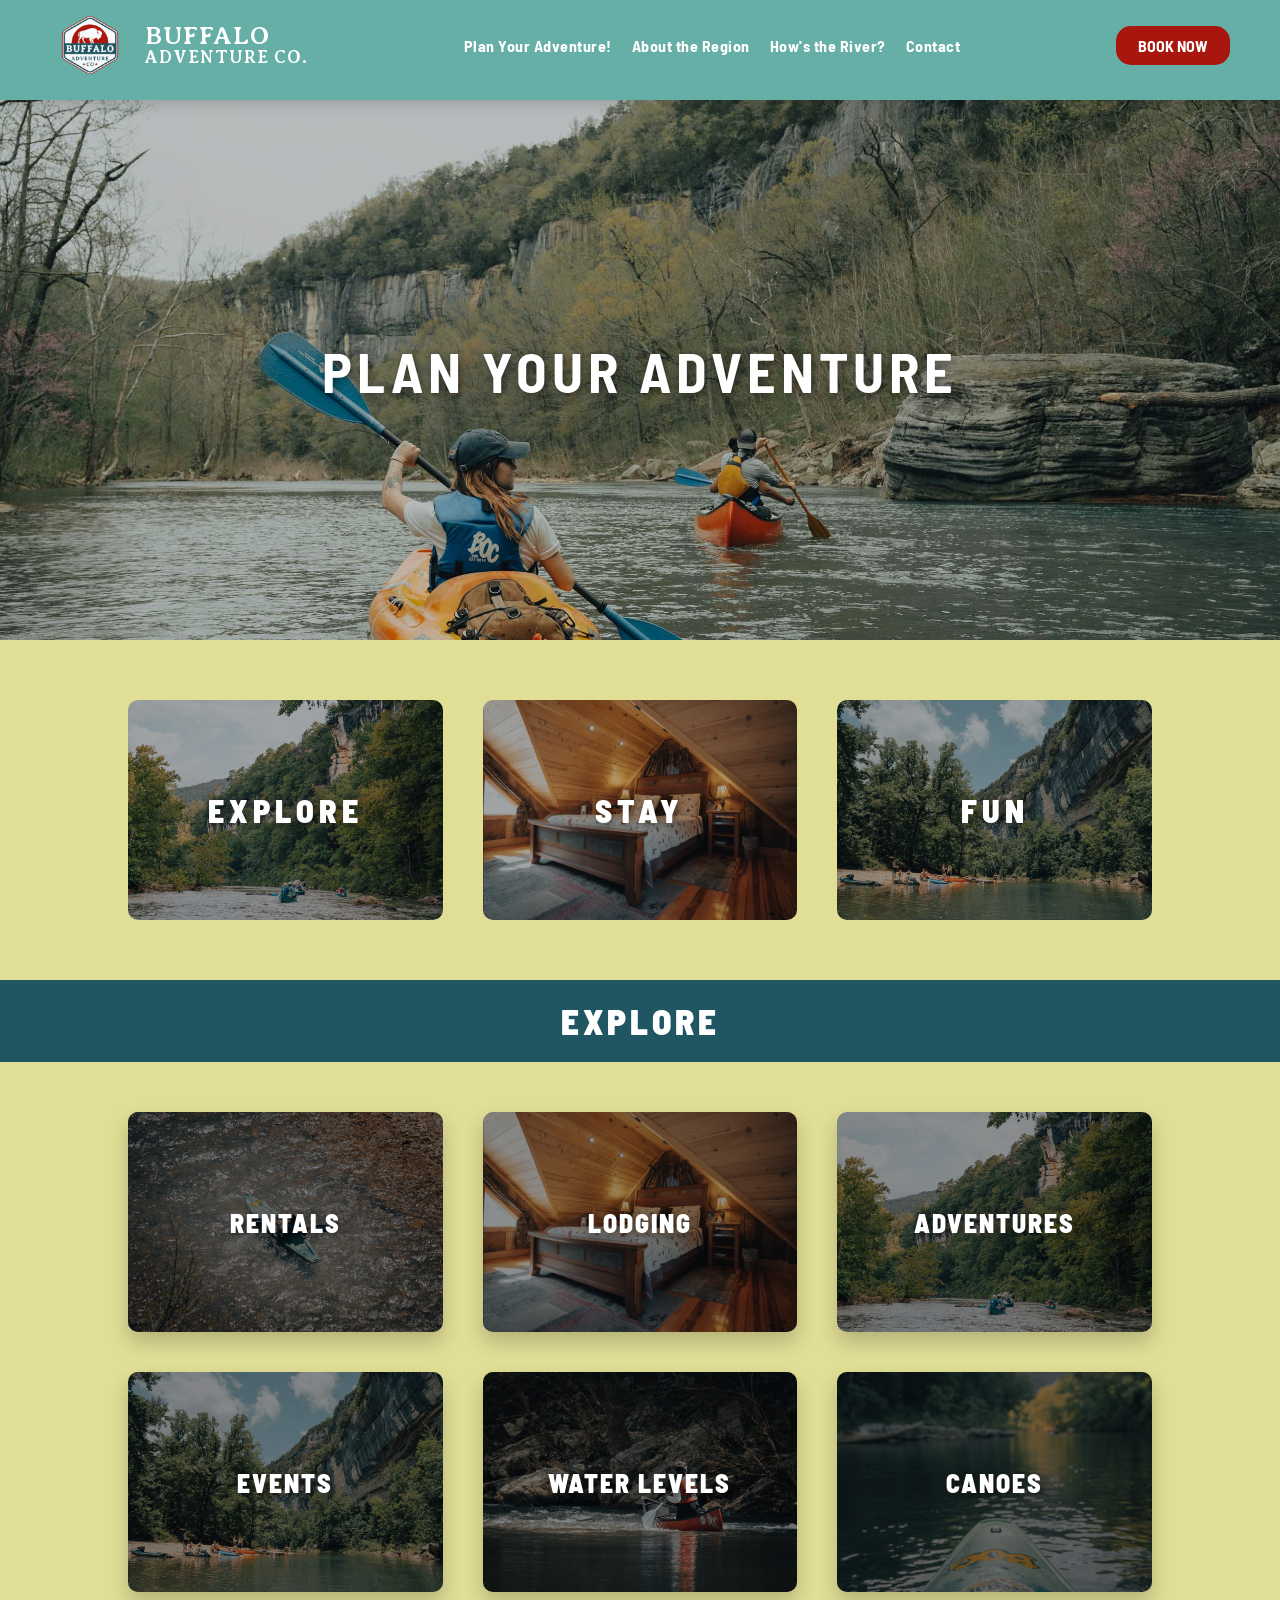
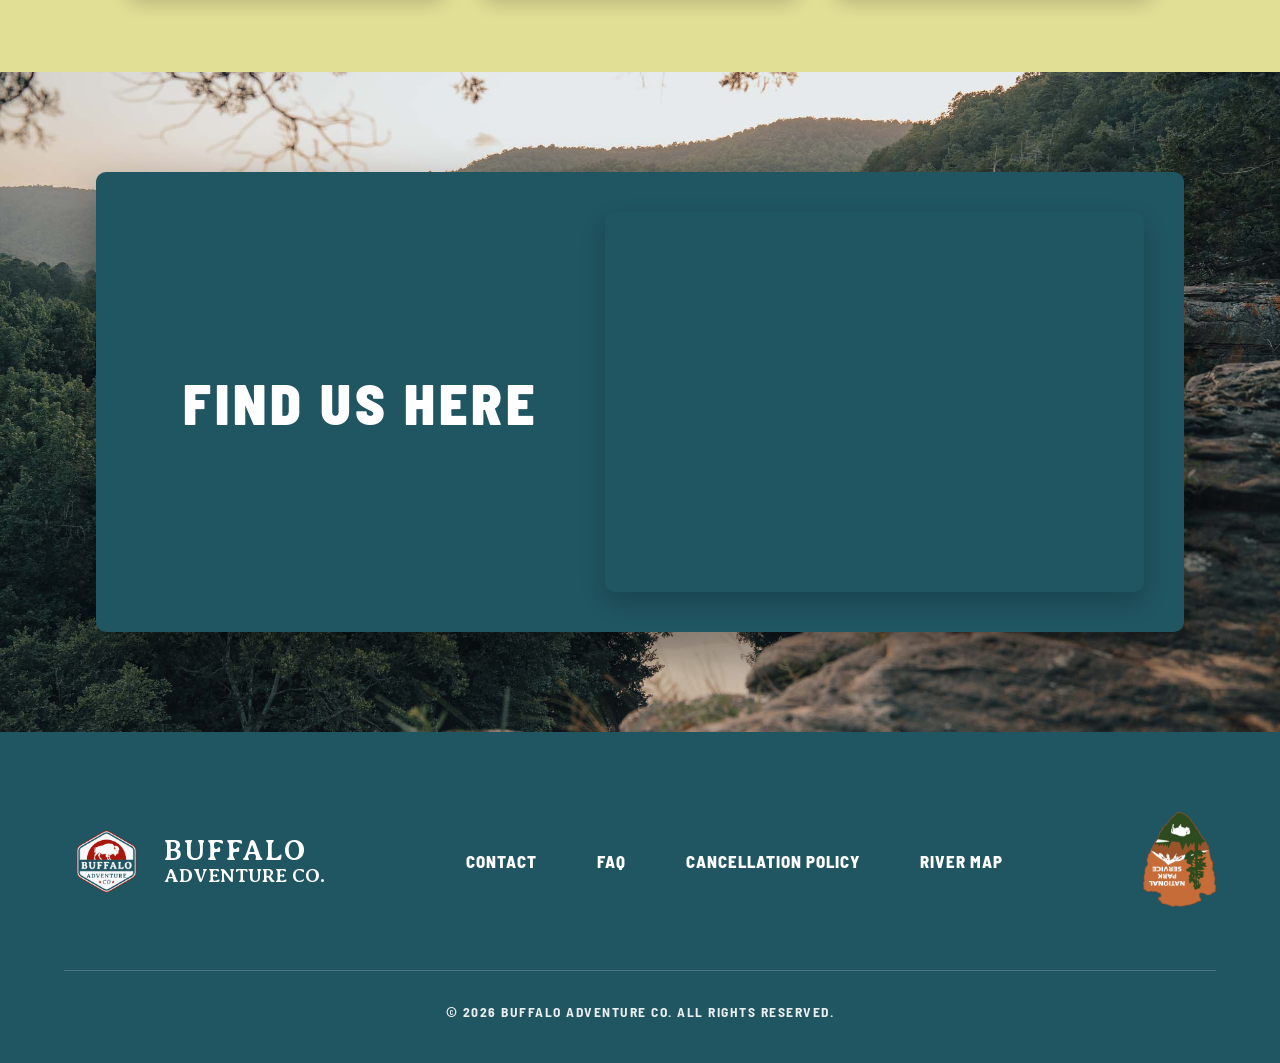
<file: index.html>
<!doctype html>
<html lang="en">
<head>
  <meta charset="utf-8">
  <meta name="author" content="Harrison Moss, Patricia Frogoso, Jonas Mikeal">
  <meta name="robots" content="noindex">
  <meta name="viewport" content="width=device-width, initial-scale=1">
  <meta name="description" content="Buffalo Advenure Co. content site">
  <title>Buffalo Adventure Co.</title>
  <meta name="theme-color" content="#fafafa">
  <link rel="stylesheet" href="buffalo-adventure-co/assets/css/homepage.css">
  <link rel="preconnect" href="https://fonts.googleapis.com">
  <link rel="preconnect" href="https://fonts.gstatic.com" crossorigin>
  <link href="https://fonts.googleapis.com/css2?family=Averia+Serif+Libre:wght@700&family=Barlow+Semi+Condensed:wght@700&display=swap" rel="stylesheet">
<body>

<nav class="main-nav">
  <h1>
  <a href="index.html">
    <img src="buffalo-adventure-co/assets/img/buffalo-adventure-co-logo.png" alt="Buffalo Adventure Co. Logo" class="logo">
    <div class="brand-text">
      <span class="top-line">Buffalo</span>
      <span class="bottom-line">Adventure Co.</span>
    </div>
  </a>
</h1>
  <ul class="nav-links">
    <li><a href="adventure.html">Plan Your Adventure!</a></li>
    <li><a href="about.html">About the Region</a></li>
    <li><a href="water-data.html">How's the River?</a></li>
    <li><a href="contact.html">Contact</a></li>
  </ul>
  <ul class="nav-cta">
    <li class="book-now-btn">BOOK NOW</li>
  </ul>
</nav>

<header class="hero">
  <div class="hero-text">
    <h2>Plan Your Adventure</h2>
  </div>
</header>

<section class="action-bar">
  <ul id="boxes">
    <li class="box-explore">
        <a href="adventure.html">EXPLORE</a>
    </li>
    <li class="box-stay">
        <a href="about.html">STAY</a>
    </li>
    <li class="box-fun">
        <a href="adventure.html">FUN</a>
    </li>
  </ul>
</section>

<main class="sub-sections">
  <section class="explore-section">
    <h2 class="section-title">EXPLORE</h2>
    
    <div class="explore-grid">
        <a href="#" class="ex-card card-rentals"><span>RENTALS</span></a>
        <a href="#" class="ex-card card-lodging"><span>LODGING</span></a>
        <a href="#" class="ex-card card-adventures"><span>ADVENTURES</span></a>
        <a href="#" class="ex-card card-events"><span>EVENTS</span></a>
        <a href="#" class="ex-card card-water"><span>WATER LEVELS</span></a>
        <a href="#" class="ex-card card-canoes"><span>CANOES</span></a>
    </div>
</section>
<section class="location-background">
    <div class="location-box">
        <div class="location-content">
            <h2>FIND US HERE</h2>
        </div>

        <div class="map-wrapper">
            <iframe 
                src="https://www.google.com/maps/embed?pb=!1m18!1m12!1m3!1d3226.7517141814697!2d-93.36782472391454!3d36.0263560109379!2m3!1f0!2f0!3f0!3m2!1i1024!2i768!4f13.1!3m3!1m2!1s0x87ce99c41e75c151%3A0x394343232dfaf6fe!2sPonca%20Creek%20Lodge!5e0!3m2!1sen!2sus!4v1776918952863!5m2!1sen!2sus" 
                width="100%" 
                height="100%" 
                style="border:0;" 
                allowfullscreen="" 
                loading="lazy">
            </iframe>
        </div>
    </div>
</section>
</main>
<footer class="main-footer">
    <div class="footer-container">
        <div class="footer-left">
            <img src="buffalo-adventure-co/assets/img/buffalo-adventure-co-logo.png" alt="Logo" class="footer-logo">
            <div class="brand-text">
                <span class="buffalo">BUFFALO</span>
                <span class="adventure">ADVENTURE CO.</span>
            </div>
        </div>

        <nav class="footer-nav">
            <a href="#">CONTACT</a>
            <a href="#">FAQ</a>
            <a href="#">CANCELLATION POLICY</a>
            <a href="#">RIVER MAP</a>
        </nav>

        <div class="footer-right">
            <img src="buffalo-adventure-co/assets/img/national-park-logo.png" alt="National Park Service" class="park-logo">
        </div>
    </div>

    <div class="footer-bottom">
        <p>© 2026 BUFFALO ADVENTURE CO. ALL RIGHTS RESERVED.</p>
    </div>
</footer>


</body>
</html>
</file>
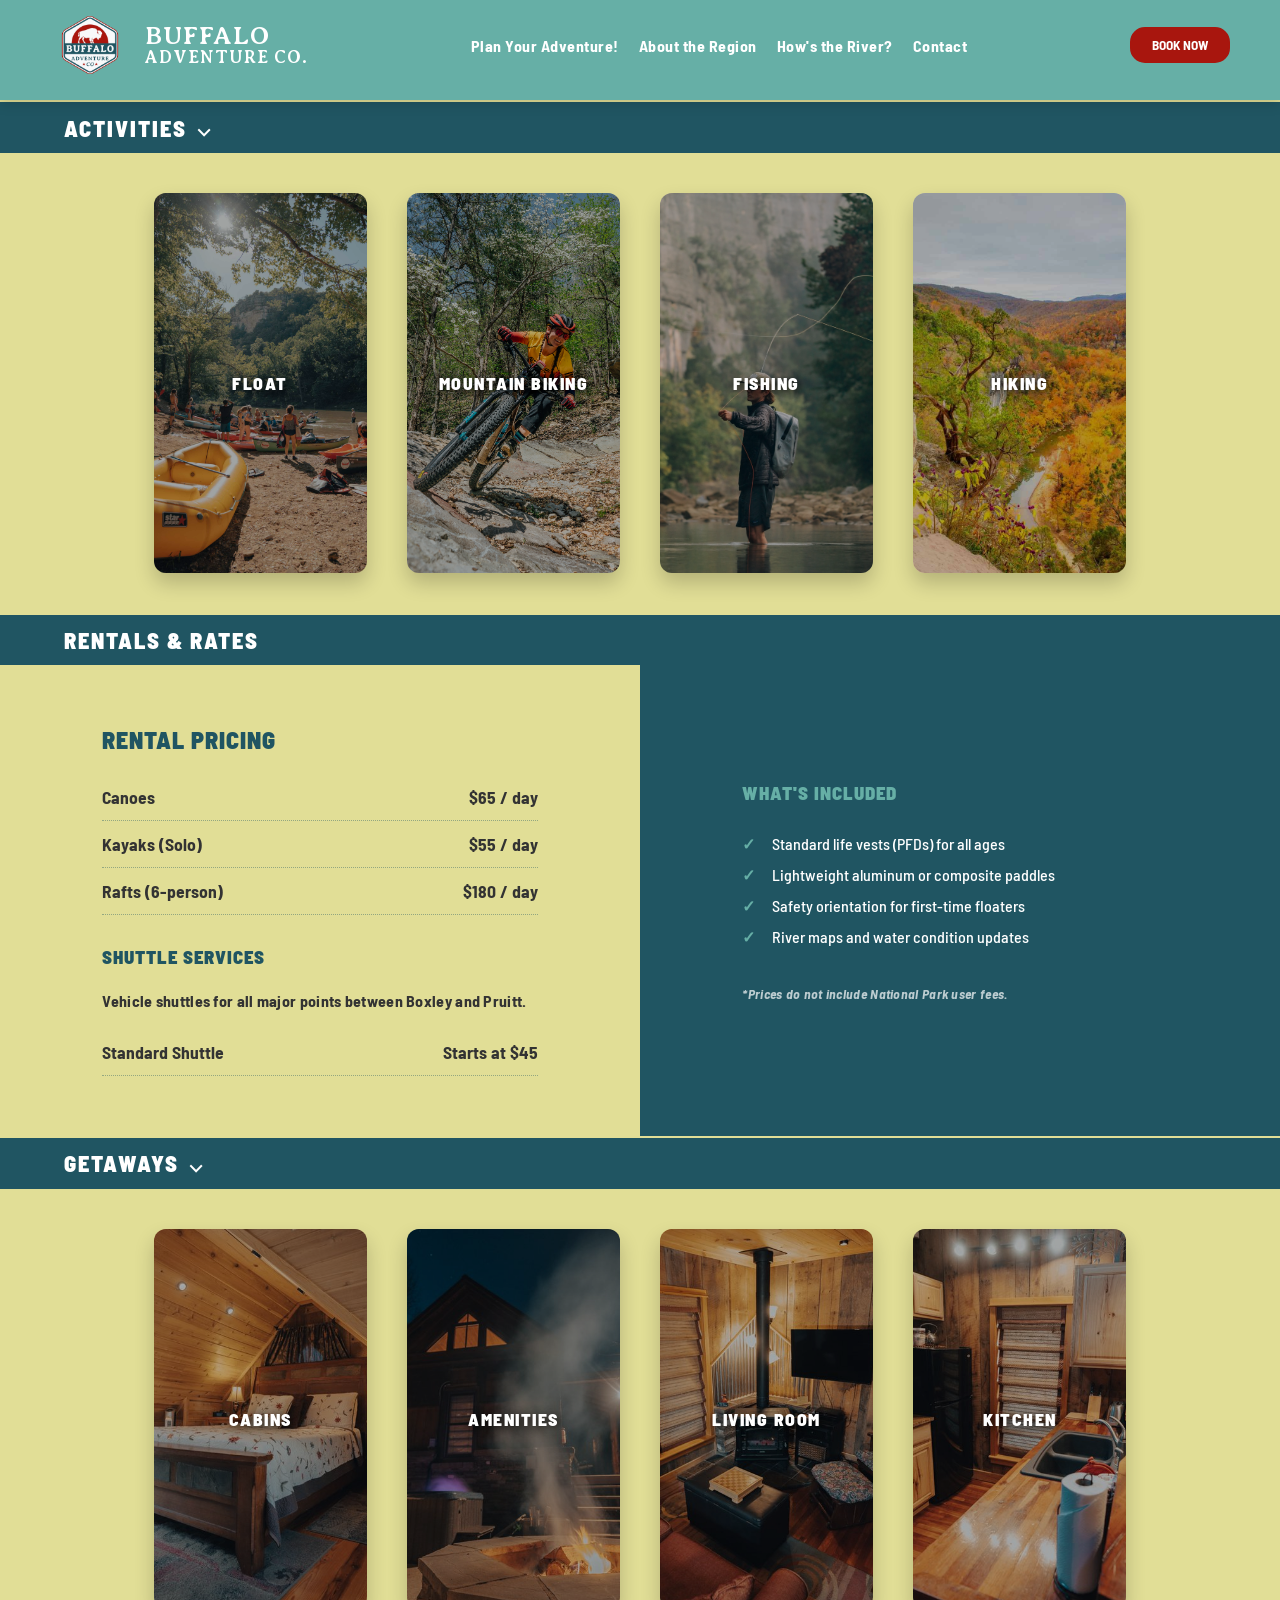
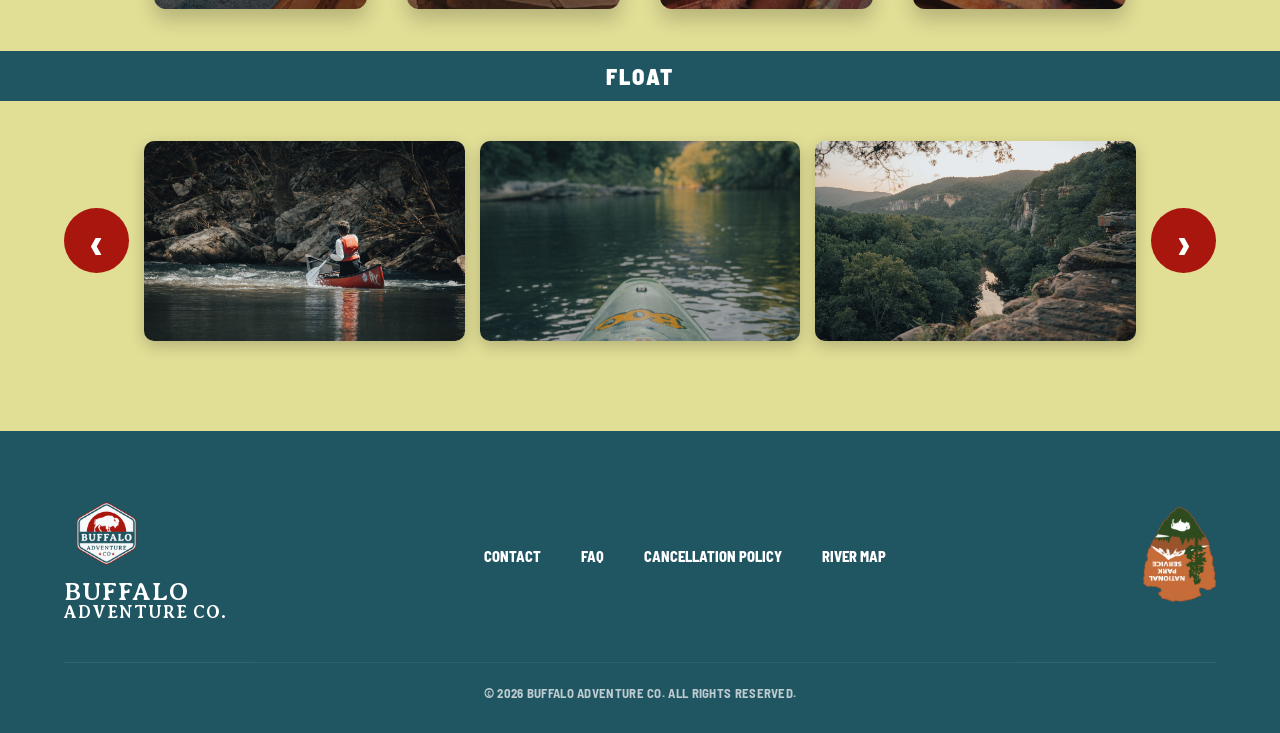
<file: adventure.html>
<!doctype html>
<html lang="en">
<head>
  <meta charset="utf-8">
  <meta name="author" content="Harrison Moss, Patricia Frogoso, Jonas Mikeal">
  <meta name="robots" content="noindex">
  <meta name="viewport" content="width=device-width, initial-scale=1">
  <meta name="description" content="Buffalo Advenure Co. content site">
  <title>Adventures - Buffalo Adventure Co.</title>
  <meta name="theme-color" content="#fafafa">
  <title>Plan Your Adventure - Buffalo Adventure Co.</title>
  <link rel="stylesheet" href="buffalo-adventure-co/assets/css/adventure.css">
    <link rel="preconnect" href="https://fonts.googleapis.com">
  <link rel="preconnect" href="https://fonts.gstatic.com" crossorigin>
  <link href="https://fonts.googleapis.com/css2?family=Averia+Serif+Libre:wght@700&family=Barlow+Semi+Condensed:wght@700&display=swap" rel="stylesheet">
</head>
<body>

<nav class="main-nav">
  <h1>
    <a href="index.html">
      <img src="buffalo-adventure-co/assets/img/buffalo-adventure-co-logo.png" alt="Logo" class="logo">
      <div class="brand-text">
        <span class="top-line">Buffalo</span>
        <span class="bottom-line">Adventure Co.</span>
      </div>
    </a>
  </h1>
  <ul class="nav-links">
    <li><a href="adventure.html">Plan Your Adventure!</a></li>
    <li><a href="about.html">About the Region</a></li>
    <li><a href="water-data.html">How's the River?</a></li>
    <li><a href="contact.html">Contact</a></li>
  </ul>
  <ul class="nav-cta">
    <li><button class="book-now-btn">BOOK NOW</button></li>
  </ul>
</nav>

<main>
    <div class="category-bar">Activities <span>⌵</span></div>
    <section class="card-grid">
        <a href="water-data.html" class="card" style="background-image: url('buffalo-adventure-co/assets/img/group-float.jpg');">
            <span>FLOAT</span>
        </a>
        <a href="#" class="card" style="background-image: url('buffalo-adventure-co/assets/img/mtn-biking.jpg');">
            <span>MOUNTAIN BIKING</span>
        </a>
        <a href="#" class="card" style="background-image: url('buffalo-adventure-co/assets/img/fishing.jpg');">
            <span>FISHING</span>
        </a>
        <a href="about.html" class="card" style="background-image: url('buffalo-adventure-co/assets/img/hiking.jpg');">
            <span>HIKING</span>
        </a>
    </section>

    <div class="category-bar">Rentals & Rates</div>
    <section class="info-split">
        <div class="info-text">
            <h2>Rental Pricing</h2>
            <div class="price-row"><span>Canoes</span> <span>$65 / day</span></div>
            <div class="price-row"><span>Kayaks (Solo)</span> <span>$55 / day</span></div>
            <div class="price-row"><span>Rafts (6-person)</span> <span>$180 / day</span></div>
            
            <h3 style="margin-top: 30px;">Shuttle Services</h3>
            <p>Vehicle shuttles for all major points between Boxley and Pruitt.</p>
            <div class="price-row"><span>Standard Shuttle</span> <span>Starts at $45</span></div>
        </div>
        
        <div class="info-text dark-mode">
            <h3>What's Included</h3>
            <ul>
                <li>Standard life vests (PFDs) for all ages</li>
                <li>Lightweight aluminum or composite paddles</li>
                <li>Safety orientation for first-time floaters</li>
                <li>River maps and water condition updates</li>
            </ul>
            <p class="disclaimer">*Prices do not include National Park user fees.</p>
        </div>
    </section>

    <div class="category-bar">Getaways <span>⌵</span></div>
    <section class="card-grid">
        <a href="#" class="card" style="background-image: url('buffalo-adventure-co/assets/img/stay.jpg');">
            <span>CABINS</span>
        </a>
        <a href="#" class="card" style="background-image: url('buffalo-adventure-co/assets/img/amenities.jpg');">
            <span>AMENITIES</span>
        </a>
        <a href="#" class="card" style="background-image: url('buffalo-adventure-co/assets/img/living-room.jpg');">
            <span>LIVING ROOM</span>
        </a>
        <a href="#" class="card" style="background-image: url('buffalo-adventure-co/assets/img/kitchen.jpg');">
            <span>KITCHEN</span>
        </a>
    </section>

    <div class="category-bar" style="justify-content: center;">FLOAT</div>
    <section class="carousel-container">
        <button class="arrow-btn">‹</button>
        <img src="buffalo-adventure-co/assets/img/guy-on-water.jpg" class="carousel-img" alt="Kayaking">
        <img src="buffalo-adventure-co/assets/img/canoe-close.jpg" class="carousel-img" alt="Canoe detail">
        <img src="buffalo-adventure-co/assets/img/landscape-1.jpg" class="carousel-img" alt="River Landscape">
        <button class="arrow-btn">›</button>
    </section>
</main>

<footer class="main-footer">
    <div class="footer-container">
        <div class="footer-left">
            <img src="buffalo-adventure-co/assets/img/buffalo-adventure-co-logo.png" alt="Logo" class="footer-logo">
            <div class="brand-text">
                <span class="top-line">BUFFALO</span>
                <span class="bottom-line">ADVENTURE CO.</span>
            </div>
        </div>

        <nav class="footer-nav">
            <a href="contact.html">CONTACT</a>
            <a href="#">FAQ</a>
            <a href="#">CANCELLATION POLICY</a>
            <a href="#">RIVER MAP</a>
        </nav>

        <div class="footer-right">
            <img src="buffalo-adventure-co/assets/img/national-park-logo.png" alt="National Park Service" class="park-logo">
        </div>
    </div>

    <div class="footer-bottom">
        <p>© 2026 BUFFALO ADVENTURE CO. ALL RIGHTS RESERVED.</p>
    </div>
</footer>

</body>
</html>
</file>
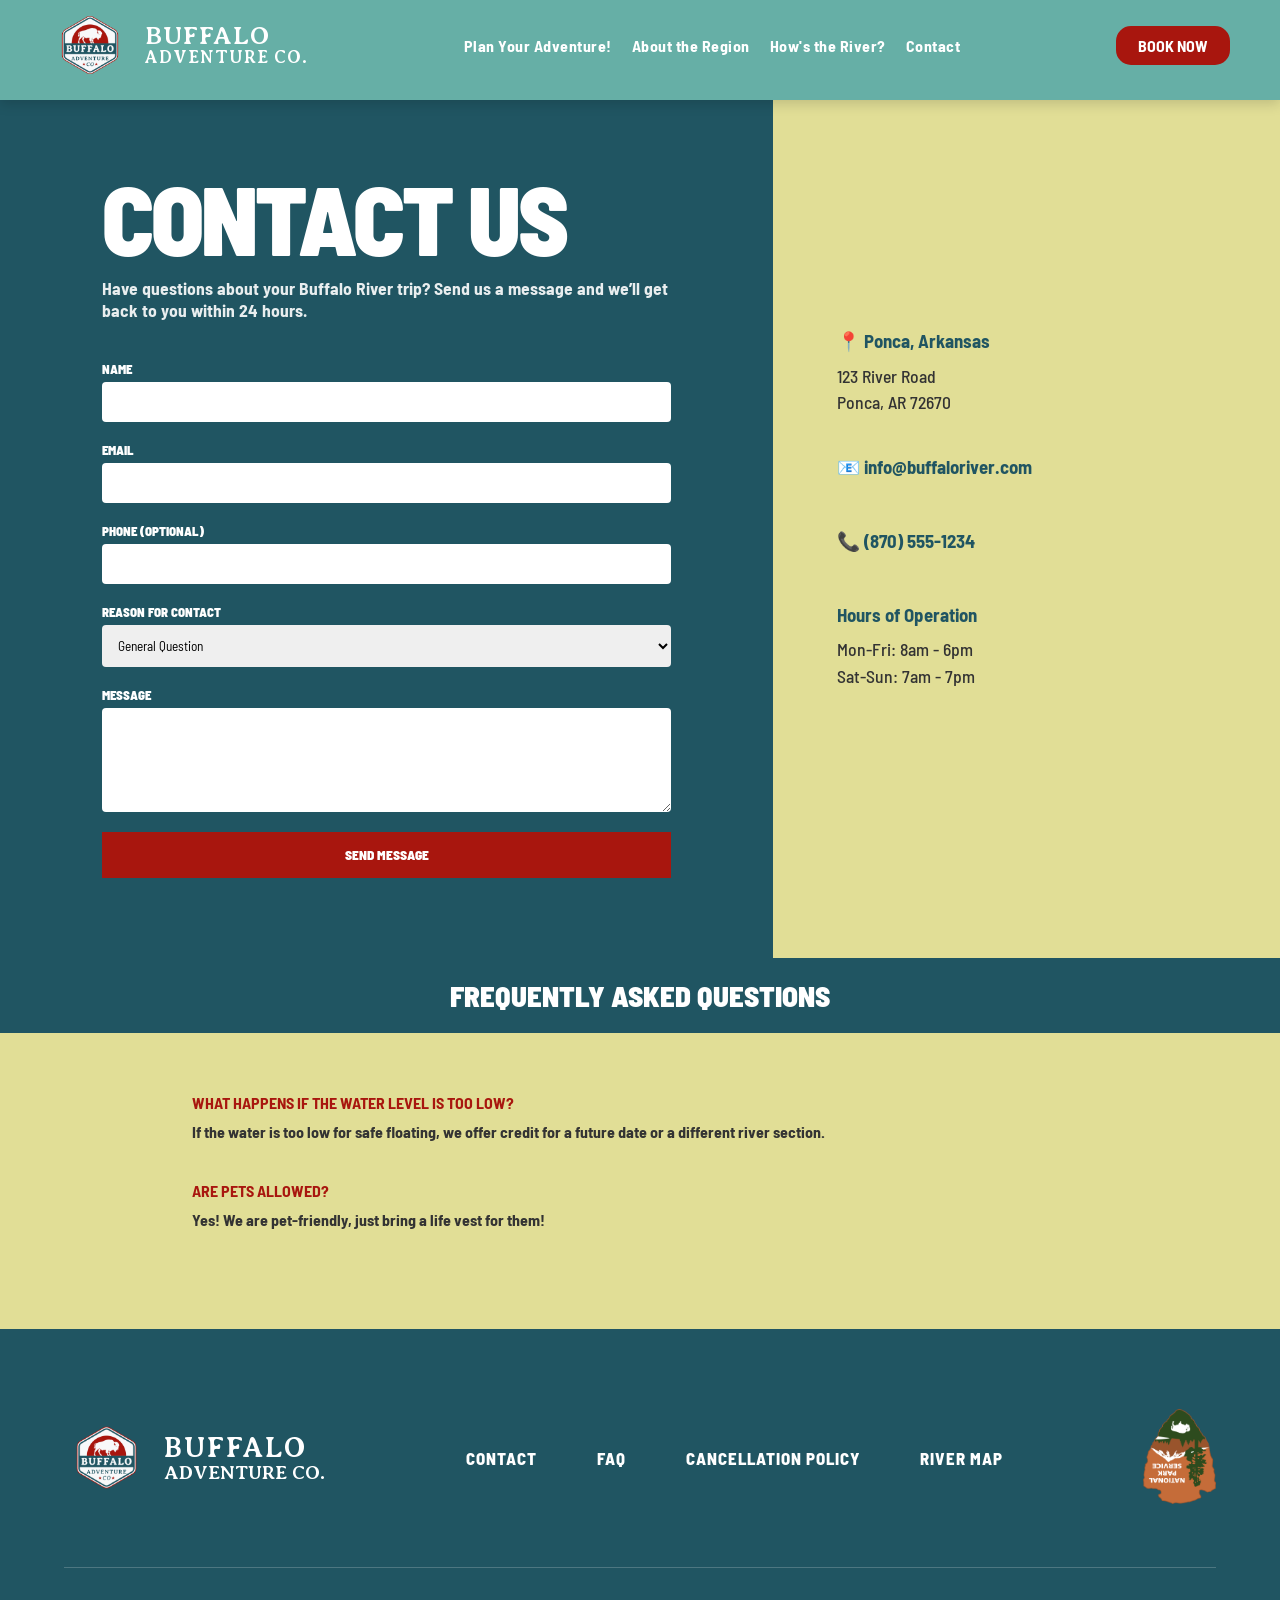
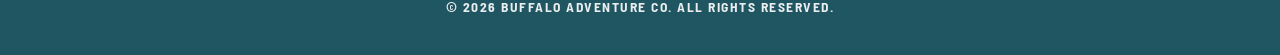
<file: contact.html>
<!doctype html>
<html class="no-js" lang="en">
<head>
  <meta charset="utf-8">
  <meta name="author" content="Harrison Moss, Patricia Frogoso, Jonas Mikeal">
  <meta name="robots" content="noindex">
  <meta name="viewport" content="width=device-width, initial-scale=1">
  <meta name="description" content="Buffalo Advenure Co. content site">
  <title>Contact - Buffalo Adventure Co.</title>
  <meta name="theme-color" content="#fafafa">
    <link rel="stylesheet" href="buffalo-adventure-co/assets/css/contact.css">
  <link rel="preconnect" href="https://fonts.googleapis.com">
  <link rel="preconnect" href="https://fonts.gstatic.com" crossorigin>
  <link href="https://fonts.googleapis.com/css2?family=Averia+Serif+Libre:wght@700&family=Barlow+Semi+Condensed:wght@700&display=swap" rel="stylesheet">
</head>
<body>
  <nav class="main-nav">
  <h1>
  <a href="index.html">
    <img src="buffalo-adventure-co/assets/img/buffalo-adventure-co-logo.png" alt="Buffalo Adventure Co. Logo" class="logo">
    <div class="brand-text">
      <span class="top-line">Buffalo</span>
      <span class="bottom-line">Adventure Co.</span>
    </div>
  </a>
</h1>
  <ul class="nav-links">
    <li><a href="adventure.html">Plan Your Adventure!</a></li>
    <li><a href="about.html">About the Region</a></li>
    <li><a href="water-data.html">How's the River?</a></li>
    <li><a href="contact.html">Contact</a></li>
  </ul>
  <ul class="nav-cta">
    <li class="book-now-btn">BOOK NOW</li>
  </ul>
</nav>

<main>
  <section class="contact-hero-split">
    
    <div class="contact-left-side">
      <h2>Contact Us</h2>
      <p class="contact-intro">
        Have questions about your Buffalo River trip? Send us a message and we’ll get back to you within 24 hours.
      </p>

      <form action="https://formspree.io/f/xnjllqek" method="POST" class="contact-form">
        <label for="name">Name</label>
        <input type="text" id="name" name="name" required>

        <label for="email">Email</label>
        <input type="email" id="email" name="email" required>

        <label for="phone">Phone (optional)</label>
        <input type="tel" id="phone" name="phone">

        <label for="reason">Reason for Contact</label>
        <select id="reason" name="reason">
          <option value="general">General Question</option>
          <option value="booking">Booking Inquiry</option>
          <option value="group">Group Trip</option>
        </select>

        <label for="message">Message</label>
        <textarea id="message" name="message" rows="5" required></textarea>

        <button type="submit">Send Message</button>
      </form>
    </div>

    <div class="contact-right-side">
      <div class="info-block">
        <h3>📍 Ponca, Arkansas</h3>
        <p>123 River Road<br>Ponca, AR 72670</p>
      </div>

      <div class="info-block">
        <h3>📧 info@buffaloriver.com</h3>
      </div>

      <div class="info-block">
        <h3>📞 (870) 555-1234</h3>
      </div>

      <div class="info-block">
        <h3>Hours of Operation</h3>
        <p>Mon-Fri: 8am - 6pm<br>Sat-Sun: 7am - 7pm</p>
      </div>
    </div>
  </section>

  <div class="category-bar">Frequently Asked Questions</div>
  <section class="faq-section">
    <div class="faq-item">
      <h4>What happens if the water level is too low?</h4>
      <p>If the water is too low for safe floating, we offer credit for a future date or a different river section.</p>
    </div>
    <div class="faq-item">
      <h4>Are pets allowed?</h4>
      <p>Yes! We are pet-friendly, just bring a life vest for them!</p>
    </div>
  </section>
</main>

<footer class="main-footer">
    <div class="footer-container">
        <div class="footer-left">
            <img src="buffalo-adventure-co/assets/img/buffalo-adventure-co-logo.png" alt="Logo" class="footer-logo">
            <div class="brand-text">
                <span class="buffalo">BUFFALO</span>
                <span class="adventure">ADVENTURE CO.</span>
            </div>
        </div>

        <nav class="footer-nav">
            <a href="#">CONTACT</a>
            <a href="#">FAQ</a>
            <a href="#">CANCELLATION POLICY</a>
            <a href="#">RIVER MAP</a>
        </nav>

        <div class="footer-right">
            <img src="buffalo-adventure-co/assets/img/national-park-logo.png" alt="National Park Service" class="park-logo">
        </div>
    </div>

    <div class="footer-bottom">
        <p>© 2026 BUFFALO ADVENTURE CO. ALL RIGHTS RESERVED.</p>
    </div>
</footer>

</body>
</html>
</file>
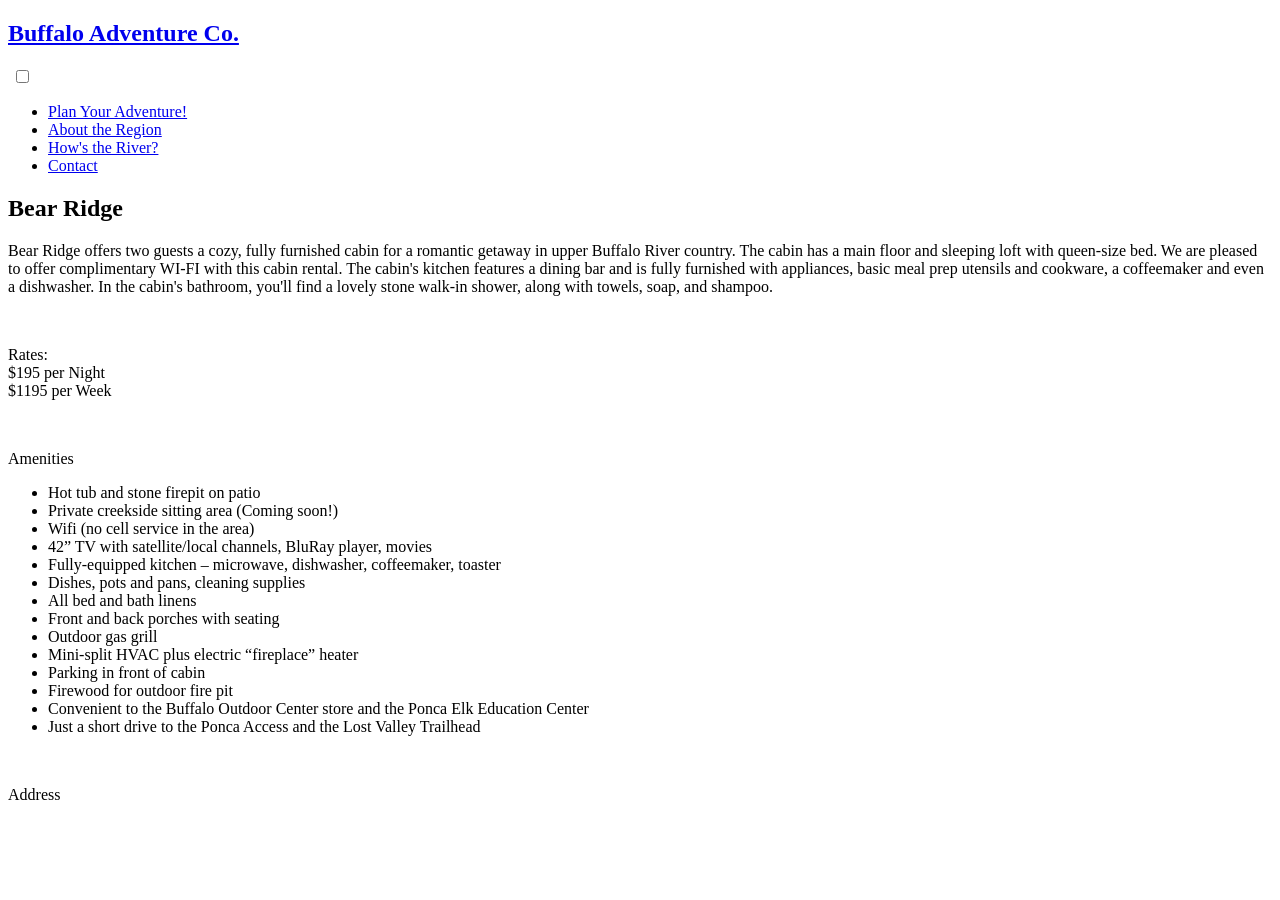
<file: adventure/cabin/cabin.html>
<!doctype html>
<html class="no-js" lang="en">

<head>
    <meta charset="utf-8">
    <meta name="author" content="Harrison Moss, Patricia Frogoso, Jonas Mikeal">
    <meta name="robots" content="noindex">
    <meta name="viewport" content="width=device-width, initial-scale=1">
    <meta name="description" content="Buffalo Advenure Co. content site">
    <title>Buffalo Adventure Co.</title>
    <meta name="theme-color" content="#fafafa">
</head>

<body>
    <nav class="main-nav">
        <h1><a href="index.html">Buffalo Adventure Co.</a></h1>
        <image></image>
        <input type="checkbox" id="menu-toggle">
        <label for="menu-toggle" class="hamburger">
        </label>
        <ul>
            <li><a href="adventure/adventure.html">Plan Your Adventure!</a></li>
            <li><a href="about/about.html">About the Region</a></li>
            <li><a href="water-data/water-data.html">How's the River?</a></li>
            <li><a href="contact/contact.html">Contact</a></li>
        </ul>
    </nav>
        <h2>Bear Ridge</h2>
        <p>Bear Ridge offers two guests a cozy, fully furnished cabin for a romantic getaway in upper Buffalo River
            country. The cabin has a main floor and sleeping loft with queen-size bed. We are pleased to offer
            complimentary WI-FI with this cabin rental. The cabin&#39;s kitchen features a dining bar and is fully
            furnished with appliances, basic meal prep utensils and cookware, a coffeemaker and even a dishwasher. In
            the cabin&#39;s bathroom, you'll find a lovely stone walk-in shower, along with towels, soap, and shampoo.
        </p>
        </br>
        <p>Rates:</br>$195 per Night</br>$1195 per Week</p>
        </br>
        <p>Amenities
        <ul>
            <li>Hot tub and stone firepit on patio</li>
            <li>Private creekside sitting area (Coming soon!)</li>
            <li>Wifi (no cell service in the area)</li>
            <li>42” TV with satellite/local channels, BluRay player, movies</li>
            <li>Fully-equipped kitchen &#8211; microwave, dishwasher, coffeemaker, toaster</li>
            <li>Dishes, pots and pans, cleaning supplies</li>
            <li>All bed and bath linens</li>
            <li>Front and back porches with seating</li>
            <li>Outdoor gas grill</li>
            <li>Mini-split HVAC plus electric “fireplace” heater</li>
            <li>Parking in front of cabin</li>
            <li>Firewood for outdoor fire pit</li>
            <li>Convenient to the Buffalo Outdoor Center store and the Ponca Elk Education Center</li>
            <li>Just a short drive to the Ponca Access and the Lost Valley Trailhead</li>
        </ul>
        </p>
        </br>
        <p>Address</p>
    <footer>
    </footer>
</body>
</file>
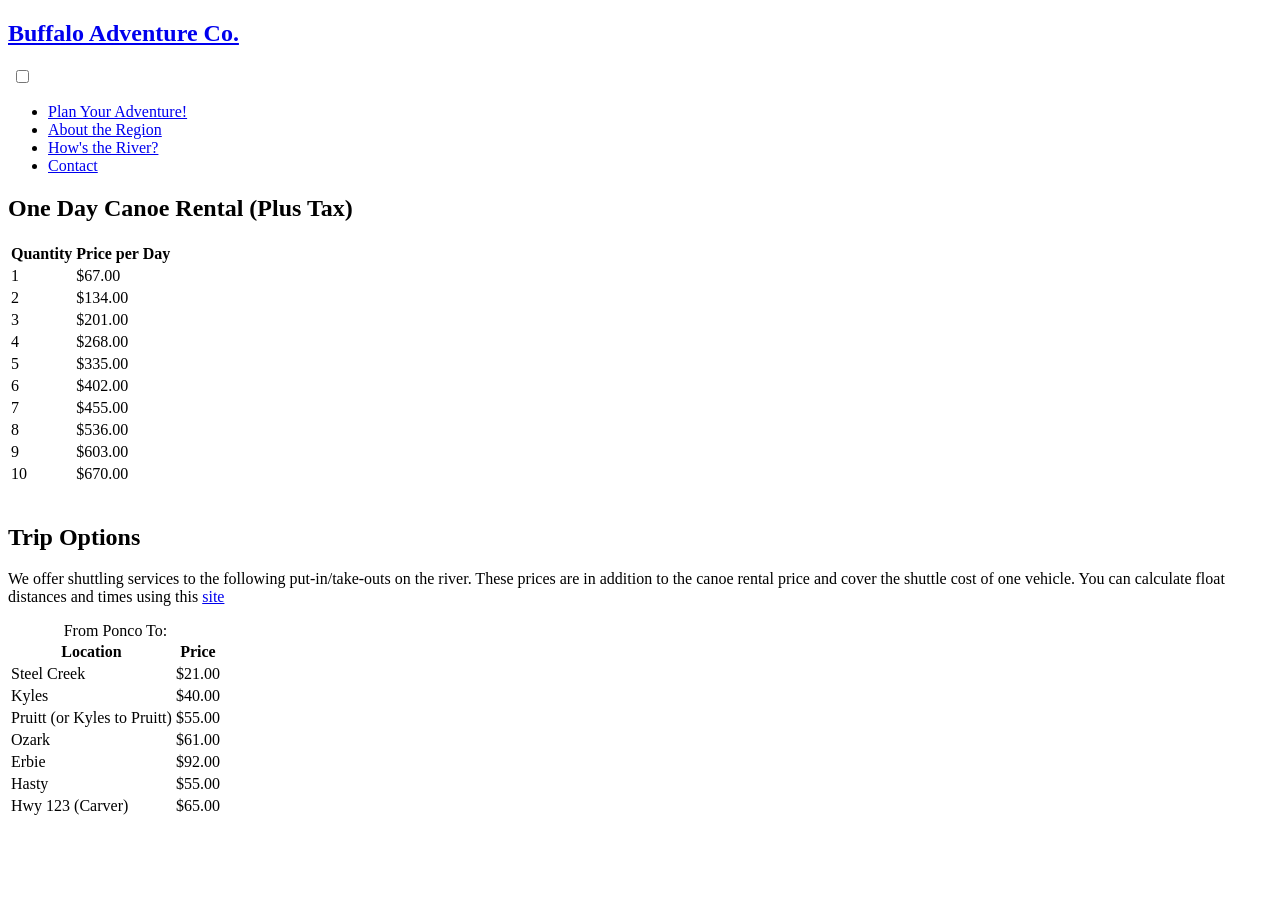
<file: adventure/floating/floating.html>
<!doctype html>
<html class="no-js" lang="en">
  <head>
    <meta charset="utf-8" />
    <meta
      name="author"
      content="Harrison Moss, Patricia Frogoso, Jonas Mikeal"
    />
    <meta name="robots" content="noindex" />
    <meta name="viewport" content="width=device-width, initial-scale=1" />
    <meta name="description" content="Buffalo Advenure Co. content site" />
    <title>Buffalo Adventure Co.</title>
    <meta name="theme-color" content="#fafafa" />
  </head>
  <body>
    <nav class="main-nav">
      <h1><a href="index.html">Buffalo Adventure Co.</a></h1>
      <image></image>
      <input type="checkbox" id="menu-toggle" />
      <label for="menu-toggle" class="hamburger"> </label>
      <ul>
        <li><a href="adventure/adventure.html">Plan Your Adventure!</a></li>
        <li><a href="about/about.html">About the Region</a></li>
        <li><a href="water-data/water-data.html">How's the River?</a></li>
        <li><a href="contact/contact.html">Contact</a></li>
      </ul>
    </nav>
      <h2>One Day Canoe Rental (Plus Tax)</h2>
      <table>
        <tr>
          <th scope="col">Quantity</th>
          <th scope="col">Price per Day</th>
        </tr>
        <tr>
          <td>1</td>
          <td>$67.00</td>
        </tr>
        <tr>
          <td>2</td>
          <td>$134.00</td>
        </tr>
        <tr>
          <td>3</td>
          <td>$201.00</td>
        </tr>
        <tr>
          <td>4</td>
          <td>$268.00</td>
        </tr>
        <tr>
          <td>5</td>
          <td>$335.00</td>
        </tr>
        <tr>
          <td>6</td>
          <td>$402.00</td>
        </tr>
        <tr>
          <td>7</td>
          <td>$455.00</td>
        </tr>
        <tr>
          <td>8</td>
          <td>$536.00</td>
        </tr>
        <tr>
          <td>9</td>
          <td>$603.00</td>
        </tr>
        <tr>
          <td>10</td>
          <td>$670.00</td>
        </tr>
      </table>
    </br>
      <h2>Trip Options</h2>
      <p>We offer shuttling services to the following put-in/take-outs on the river. These prices are in addition to the canoe rental price and cover the shuttle cost of one vehicle. You can calculate float distances and times using this <a href="https://www.nps.gov/buff/planyourvisit/river-accesses-mileage.htm">site</a></p>
      <table>
        <caption>From Ponco To:</caption>
        <tr>
          <th scope="col">Location</th>
          <th scope="col">Price</th>
        </tr>
        <tr>
          <td>Steel Creek</td>
          <td>$21.00</td>
        </tr>
        <tr>
          <td>Kyles</td>
          <td>$40.00</td>
        </tr>
        <tr>
          <td>Pruitt (or Kyles to Pruitt)</td>
          <td>$55.00</td>
        </tr>
        <tr>
          <td>Ozark</td>
          <td>$61.00</td>
        </tr>
        <tr>
          <td>Erbie</td>
          <td>$92.00</td>
        </tr>
        <tr>
          <td>Hasty</td>
          <td>$55.00</td>
        </tr>
        <tr>
          <td>Hwy 123 (Carver)</td>
          <td>$65.00</td>
        </tr>
        </table>
    <footer></footer>
  </body>
</html>
</file>
<file: buffalo-adventure-co/assets/css/homepage.css>
/* 1. Global Reset */
* {
    margin: 0;
    padding: 0;
    box-sizing: border-box;
}

html {
    scroll-behavior: smooth;
}

body {
    font-family: 'Helvetica Neue', Arial, sans-serif;
    background-color: #e1de96;
    color: #333;
    width: 100%;
    min-height: 100vh;
    overflow-x: clip; 
    font-family: 'Barlow Semi Condensed', sans-serif;
    font-weight: 700;
    -webkit-font-smoothing: antialiased;
    -moz-osx-font-smoothing: grayscale;
}

body, p, li, a, button, input, h2, .section-title {
    font-family: 'Barlow Semi Condensed', sans-serif;
    font-weight: 700;
}

.top-line, 
.bottom-line, 
.buffalo, 
.adventure {
    font-family: 'Averia Serif Libre', serif;
    font-weight: 700;
    text-transform: uppercase;
}

.top-line {
    font-size: 1.8rem;
    letter-spacing: 1px;
}

.bottom-line {
    font-size: 1.2rem;
    letter-spacing: 2px;
}

p {
    line-height: 1.6;
    letter-spacing: 0.3px;
}


/* 2. Navigation Bar */
.main-nav {
    display: flex;
    justify-content: space-between;
    align-items: center;
    padding: 5px 50px 15px 50px;
    background-color: #66afa6;
    width: 100%;

    position: -webkit-sticky;
    position: sticky;
    top: 0;
    left: 0;
    z-index: 99999; 
    box-shadow: 0 4px 12px rgba(0,0,0,0.15);
}

.main-nav h1 a {
    display: flex;
    align-items: center;
    gap: 15px;
    color: white;
    text-decoration: none;
}

.logo {
    height: 80px; 
    width: auto;
    display: block;
}

.brand-text {
    display: flex;
    flex-direction: column;
    justify-content: center;
    line-height: 1;
}

.top-line {
    font-size: 1.6rem;
    font-weight: 700;
    text-transform: uppercase;
}

.bottom-line {
    font-size: 1.1rem;
    font-weight: 700;
    text-transform: uppercase;
    letter-spacing: 1px;
}

.nav-links, .nav-cta {
    list-style: none;
    display: flex;
    gap: 20px;
    align-items: center;
}

.nav-links li a {
    color: white;
    text-decoration: none;
    font-size: 0.9rem;
    font-weight: bold;
    font-size: 1rem;
    letter-spacing: 0.5px;
}

.book-now-btn {
    color: white;
    background-color: #a8160e;
    border: 2px solid #a8160e;
    border-radius: 15px;
    padding: 8px 20px;
    cursor: pointer;
    font-weight: bold;
    transition: 0.3s;
}

.book-now-btn:hover {
    background-color: white;
    color: #66afa6;
    border-color: white;
}

/* 3. Hero Section */
.hero {
    height: 60vh;
    background: linear-gradient(rgba(0,0,0,0.2), rgba(0,0,0,0.2)), 
                url('../img/hero-image.jpg'); 
    background-size: cover;
    background-position: center;
    display: flex;
    justify-content: center;
    align-items: center;
    width: 100%;
}

.hero h2 {
    color: white;
    font-size: 3.5rem;
    text-transform: uppercase;
    letter-spacing: 5px;
    text-shadow: 2px 2px 10px rgba(0,0,0,0.5);
    text-align: center;
}

/* 4. Action Bar (Explore, Stay, Fun) */
.action-bar {
    width: 100%;
    padding: 60px 10%; 
    background-color: #e1de96;
    letter-spacing: 3px;
    text-transform: uppercase;
}

#boxes {
    display: grid;
    grid-template-columns: 1fr 1fr 1fr; 
    grid-gap: 40px; 
    list-style: none;
    margin: 0;
    padding: 0;
    width: 100%;
}

#boxes li {
    height: 220px; 
    position: relative;
    border-radius: 10px;
    overflow: hidden;
    border: none;
    transition: transform 0.3s ease, box-shadow 0.3s ease;
}

.box-explore { 
    background: linear-gradient(rgba(0,0,0,0.3), rgba(0,0,0,0.3)), 
                url('../img/explore.jpg') #444; 
    background-size: cover;
    background-position: center;
}

.box-stay { 
    background: linear-gradient(rgba(0,0,0,0.3), rgba(0,0,0,0.3)), 
                url('../img/stay.jpg') #555; 
    background-size: cover;
    background-position: center;
}

.box-fun { 
    background: linear-gradient(rgba(0,0,0,0.3), rgba(0,0,0,0.3)), 
                url('../img/fun.jpg') #666; 
    background-size: cover;
    background-position: center;
}

#boxes li a {
    display: flex;
    width: 100%;
    height: 100%;
    justify-content: center;
    align-items: center;
    color: white;
    text-decoration: none;
    font-size: 2rem;
    font-weight: 900;
    letter-spacing: 5px;
    text-transform: uppercase;
    text-shadow: 2px 2px 8px rgba(0,0,0,0.5);
    border-radius: 10px;
    transition: background-color 0.3s ease;
}

#boxes li:hover {
    transform: translateY(-8px); 
    box-shadow: 0 10px 25px rgba(0,0,0,0.2); 
}


/* 5. Explore Section */
.explore-section {
    background-color: #e1de96;
    width: 100%;
    padding: 0 10% 80px 10%;
    box-sizing: border-box;
}

.section-title {
    background-color: #205562;
    color: white;
    text-align: center;
    padding: 20px 0;
    font-size: 2.2rem;
    font-weight: 900;
    letter-spacing: 4px;
    margin-bottom: 50px;
    text-transform: uppercase;
    
    /* Breaks out of padding to span whole page */
    position: relative;
    width: 100vw;
    left: 50%;
    right: 50%;
    margin-left: -50vw; 
    margin-right: -50vw;
}

.explore-grid {
    display: grid;
    grid-template-columns: repeat(3, 1fr); 
    grid-gap: 40px; 
    width: 100%;
    margin: 0 auto;
}

.ex-card {
    height: 220px; 
    display: flex;
    justify-content: center;
    align-items: center;
    text-decoration: none;
    border-radius: 10px;
    overflow: hidden;
    position: relative;
    box-shadow: 0 10px 20px rgba(0,0,0,0.2);
    transition: transform 0.3s ease, box-shadow 0.3s ease;
    background-size: cover;
    background-position: center;
}

.ex-card::before {
    content: '';
    position: absolute;
    top: 0; left: 0; width: 100%; height: 100%;
    background: rgba(0, 0, 0, 0.4); 
    transition: background 0.3s ease;
}

.ex-card span {
    color: white;
    font-size: 1.6rem;
    font-weight: 900;
    letter-spacing: 2px;
    z-index: 1;
    text-transform: uppercase;
    text-shadow: 2px 2px 8px rgba(0,0,0,0.5);
}

.ex-card:hover {
    transform: translateY(-8px);
    box-shadow: 0 15px 30px rgba(0,0,0,0.3);
}

/* Background Image Assignments */
.card-rentals { background-image: url('../img/rental-canoe.jpg'); }
.card-lodging { background-image: url('../img/stay.jpg'); }
.card-adventures { background-image: url('../img/explore.jpg'); }
.card-events { background-image: url('../img/events.jpg'); }
.card-water { background-image: url('../img/guy-on-water.jpg'); }
.card-canoes { background-image: url('../img/canoe-close.jpg'); }


/* --- 6. Location Section (Blue Box) --- */
.location-background {
    width: 100%;
    padding: 100px 0;
    background: url('../img/landscape-1.jpg');
    background-size: cover;
    background-position: center;
    display: flex;
    justify-content: center;
    align-items: center;
}

.location-box {
    display: flex;
    align-items: center;
    background-color: #205562;
    width: 85%;
    max-width: 1100px;
    border-radius: 10px;
    padding: 40px; /* Creates the space around the map so it doesn't look like a pill lol */
    gap: 20px;
    box-shadow: 0 20px 50px rgba(0,0,0,0.4);
}

.location-content {
    flex: 1;
    text-align: center;
}

.location-content h2 {
    color: white;
    font-size: 3.5rem;
    font-weight: 900;
    letter-spacing: 4px;
    text-transform: uppercase;
}

.map-wrapper {
    flex: 1.2;
    height: 380px; 
    border-radius: 10px;
    overflow: hidden;
    box-shadow: 0 10px 25px rgba(0,0,0,0.2);
}

.map-wrapper iframe {
    display: block;
}

@media (max-width: 900px) {
    .location-box {
        flex-direction: column;
        padding: 40px 20px;
    }
    .map-wrapper {
        width: 100%;
        height: 300px;
    }
}

/* --- 7. Footer Section --- */
.main-footer {
    background-color: #205562;
    padding: 80px 5% 40px 5%;
    color: white;
    width: 100%;
}

.footer-container {
    display: flex;
    justify-content: space-between;
    align-items: center;
    max-width: 1400px;
    margin: 0 auto;
}

.footer-left {
    display: flex;
    align-items: center;
    gap: 15px;
}

.footer-logo {
    height: 85px;
    width: auto;
}

.brand-text {
    display: flex;
    flex-direction: column;
    font-weight: 900;
    line-height: 1;
}

.buffalo { 
    font-size: 1.8rem; 
    letter-spacing: 2px; 
}

.adventure { 
    font-size: 1.2rem; 
}

.footer-nav {
    display: flex;
    gap: 60px;
}

.footer-nav a {
    text-decoration: none;
    color: white;
    font-weight: 800;
    font-size: 1.05rem;
    letter-spacing: 1px;
}

.park-logo {
    height: 95px;
    width: auto;
}

.footer-bottom {
    margin-top: 60px;
    border-top: 1px solid rgba(255, 255, 255, 0.2);
    padding-top: 30px;
    text-align: center;
}

.footer-bottom p {
    font-weight: 700;
    font-size: 0.85rem;
    letter-spacing: 1.5px;
    opacity: 0.9;
}
</file>
<file: buffalo-adventure-co/assets/css/adventure.css>
/* 1. Global Reset */
* {
    margin: 0;
    padding: 0;
    box-sizing: border-box;
}

html {
    scroll-behavior: smooth;
}

body {
    font-family: 'Helvetica Neue', Arial, sans-serif;
    background-color: #e1de96;
    color: #333;
    width: 100%;
    min-height: 100vh;
    overflow-x: clip; 
}

body, p, li, a, button, input, h2, .section-title {
    font-family: 'Barlow Semi Condensed', sans-serif;
    font-weight: 700;
}

.top-line, 
.bottom-line, 
.buffalo, 
.adventure {
    font-family: 'Averia Serif Libre', serif;
    font-weight: 700;
    text-transform: uppercase;
}

.top-line {
    font-size: 1.8rem;
    letter-spacing: 1px;
}

.bottom-line {
    font-size: 1.2rem;
    letter-spacing: 2px;
}

p {
    line-height: 1.6;
    letter-spacing: 0.3px;
}


/* 2. Navigation Bar */
.main-nav {
    display: flex;
    justify-content: space-between;
    align-items: center;
    padding: 5px 50px 15px 50px;
    background-color: #66afa6;
    width: 100%;
    
    position: -webkit-sticky; 
    position: sticky;
    top: 0;
    left: 0;
    z-index: 99999; 
    
    box-shadow: 0 4px 12px rgba(0,0,0,0.15);
}

.main-nav h1 a {
    display: flex;
    align-items: center;
    gap: 15px;
    color: white;
    text-decoration: none;
}

.logo {
    height: 80px; 
    width: auto;
    display: block;
}

.brand-text {
    display: flex;
    flex-direction: column;
    justify-content: center;
    line-height: 1;
}

.top-line {
    font-size: 1.6rem;
    font-weight: 700;
    text-transform: uppercase;
}

.bottom-line {
    font-size: 1.1rem;
    font-weight: 700;
    text-transform: uppercase;
    letter-spacing: 1px;
}

.nav-links, .nav-cta {
    list-style: none;
    display: flex;
    gap: 20px;
    align-items: center;
}

.nav-links li a {
    color: white;
    text-decoration: none;
    font-size: 0.9rem;
    font-weight: bold;
    font-size: 1rem;
    letter-spacing: 0.5px;
}

.book-now-btn {
    color: white;
    background-color: #a8160e;
    border: 2px solid #a8160e;
    border-radius: 15px;
    padding: 8px 20px;
    cursor: pointer;
    font-weight: bold;
    transition: 0.3s;
}

.book-now-btn:hover {
    background-color: white;
    color: #66afa6;
    border-color: white;
}

/* --- 3. CATEGORY BARS --- */
.category-bar {
    background-color: #205562;
    color: white;
    padding: 12px 5%;
    font-size: 1.4rem;
    font-weight: 900;
    text-transform: uppercase;
    letter-spacing: 2px;
    display: flex;
    align-items: center;
    gap: 10px;
    margin-top: 2px;
}

/* --- 4. THE 4-COLUMN GRID --- */
.card-grid {
    display: grid;
    grid-template-columns: repeat(4, 1fr);
    grid-gap: 40px;    
    padding: 40px 12%;
    max-width: 1600px;
    margin: 0 auto;
}

.card {
    height: 380px; 
    border-radius: 12px;
    background-size: cover;
    background-position: center;
    text-decoration: none;
    display: flex;
    justify-content: center;
    align-items: center;
    position: relative;
    overflow: hidden;
    transition: transform 0.3s cubic-bezier(0.25, 0.46, 0.45, 0.94);
    box-shadow: 0 10px 20px rgba(0,0,0,0.2);
}

.card::after {
    content: '';
    position: absolute;
    top: 0;
    left: 0;
    width: 100%;
    height: 100%;
    background-color: rgba(0, 0, 0, 0.3); 
    transition: background-color 0.3s ease;
    z-index: 1;
}

.card:hover {
    transform: translateY(-8px);
    box-shadow: 0 15px 30px rgba(0,0,0,0.3);
}

.card:hover::after {
    background-color: rgba(0, 0, 0, 0.15);
}

.card span {
    position: relative;
    z-index: 2;
    color: white;
    font-weight: 900;
    font-size: 1.1rem;
    text-align: center;
    text-shadow: 2px 2px 10px rgba(0,0,0,0.9); 
    text-transform: uppercase;
    letter-spacing: 1.5px;
}

/* --- 5. RENTAL & INFO SPLIT --- */
.info-split {
    display: flex;
    width: 100%;
    min-height: 450px;
    background-color: #e1de96;
}

.info-text {
    flex: 1;
    padding: 60px 8%;
    display: flex;
    flex-direction: column;
    justify-content: center;
}

.info-text.dark-mode {
    background-color: #205562;
    color: white;
}

.info-text h2, .info-text h3 {
    color: #205562;
    text-transform: uppercase;
    font-weight: 900;
    margin-bottom: 20px;
    letter-spacing: 1px;
}

.info-text.dark-mode h3 {
    color: #66afa6;
}

.price-row {
    display: flex;
    justify-content: space-between;
    padding: 12px 0;
    border-bottom: 1px dotted rgba(32, 85, 98, 0.4);
    font-weight: bold;
    font-size: 1.1rem;
}

.info-text p {
    line-height: 1.6;
    margin-bottom: 15px;
}

.info-text ul {
    list-style: none;
    margin-top: 10px;
}

.info-text ul li {
    margin-bottom: 12px;
    padding-left: 30px;
    position: relative;
    font-weight: 500;
}

.info-text ul li::before {
    content: '✓';
    position: absolute;
    left: 0;
    color: #66afa6;
    font-weight: 900;
}

.disclaimer {
    font-size: 0.85rem;
    margin-top: 25px;
    opacity: 0.7;
    font-style: italic;
}

/* --- 6. FLOAT CAROUSEL --- */
.carousel-container {
    display: flex;
    align-items: center;
    justify-content: center;
    gap: 15px;
    padding: 40px 5%;
}

.carousel-img {
    flex: 1;
    height: 200px;
    border-radius: 10px;
    object-fit: cover;
    box-shadow: 0 5px 15px rgba(0,0,0,0.2);
}

.arrow-btn {
    background: #a8160e;
    color: white;
    width: 65px;
    height: 65px;
    border-radius: 50%;
    border: none;
    font-size: 3rem;
    line-height: 1;
    cursor: pointer;
    display: flex;
    align-items: center;
    justify-content: center;
}

/* --- 7. FOOTER --- */
.main-footer {
    background-color: #205562;
    padding: 60px 5% 30px 5%;
    color: white;
    margin-top: 50px;
}

.footer-container {
    display: flex;
    justify-content: space-between;
    align-items: center;
    max-width: 1400px;
    margin: 0 auto;
}

.footer-logo { height: 85px; width: auto; }
.footer-nav { display: flex; gap: 40px; }
.footer-nav a { text-decoration: none; color: white; font-weight: 800; font-size: 0.9rem; }
.park-logo { height: 95px; width: auto; }

.footer-bottom {
    margin-top: 40px;
    border-top: 1px solid rgba(255, 255, 255, 0.1);
    padding-top: 20px;
    text-align: center;
    font-size: 0.8rem;
    opacity: 0.7;
}
</file>
<file: buffalo-adventure-co/assets/css/contact.css>
/* 1. Global Reset */
* {
    margin: 0;
    padding: 0;
    box-sizing: border-box;
}

h1, h2 { margin-top: 0; }

html {
    scroll-behavior: smooth;
}

body {
    font-family: 'Helvetica Neue', Arial, sans-serif;
    background-color: #e1de96;
    color: #333;
    width: 100%;
    min-height: 100vh;
    overflow-x: clip;
    display: flow-root; 
    margin: 0;
    padding: 0;
    display: block; 
    border-top: 1px solid transparent;
}

body, p, li, a, button, input, h2, .section-title {
    font-family: 'Barlow Semi Condensed', sans-serif;
    font-weight: 700;
}

.top-line, 
.bottom-line, 
.buffalo, 
.adventure {
    font-family: 'Averia Serif Libre', serif;
    font-weight: 700;
    text-transform: uppercase;
}

/* Optional: Slight adjustments for the Serif look */
.top-line {
    font-size: 1.8rem;
    letter-spacing: 1px; /* Serifs usually need less spacing than condensed fonts */
}

.bottom-line {
    font-size: 1.2rem;
    letter-spacing: 2px;
}

/* 2. Navigation Bar */
.main-nav {
    display: flex;
    justify-content: space-between;
    align-items: center;
    padding: 5px 50px 15px 50px;
    background-color: #66afa6;
    width: 100%;    
    position: fixed; 
    top: 0; 
    left: 0;  
    margin-top: 0; 
    z-index: 99999; 
    box-shadow: 0 4px 12px rgba(0,0,0,0.15);
}

.main-nav h1 {
    margin-top: 0;
}

.main-nav h1 a {
    display: flex;
    align-items: center;
    gap: 15px;
    color: white;
    text-decoration: none;
}

.logo {
    height: 80px; 
    width: auto;
    display: block;
}

.brand-text {
    display: flex;
    flex-direction: column;
    justify-content: center;
    line-height: 1;
}

.top-line {
    font-size: 1.6rem;
    font-weight: 700;
    text-transform: uppercase;
}

.bottom-line {
    font-size: 1.1rem;
    font-weight: 700;
    text-transform: uppercase;
    letter-spacing: 1px;
}

.nav-links, .nav-cta {
    list-style: none;
    display: flex;
    gap: 20px;
    align-items: center;
}

.nav-links li a {
    color: white;
    text-decoration: none;
    font-size: 0.9rem;
    font-weight: bold;
    font-size: 1rem;
    letter-spacing: 0.5px;
}

.book-now-btn {
    color: white;
    background-color: #a8160e;
    border: 2px solid #a8160e;
    border-radius: 15px;
    padding: 8px 20px;
    cursor: pointer;
    font-weight: bold;
    transition: 0.3s;
}

.book-now-btn:hover {
    background-color: white;
    color: #66afa6;
    border-color: white;
}

/* --- 3 THE SPLIT --- */
.contact-hero-split {
    display: flex;
    width: 100%;
    min-height: 80vh;
    margin-top: 80px;
}

.contact-left-side {
    flex: 1.2;
    background-color: #205562;
    color: white;
    padding: 80px 8%;
}

.contact-left-side h2 {
    font-size: 6rem;
    text-transform: uppercase;
    font-weight: 900;
    line-height: 0.8;
    letter-spacing: -3px;
    margin-top: 0;
    margin-bottom: 20px;
}

.contact-intro {
    font-size: 1.1rem;
    margin-bottom: 40px;
    opacity: 0.9;
}

.contact-form {
    display: flex;
    flex-direction: column;
}

.contact-form label {
    text-transform: uppercase;
    font-weight: 900;
    font-size: 0.8rem;
    margin-bottom: 5px;
}

.contact-form input, .contact-form select, .contact-form textarea {
    padding: 12px;
    margin-bottom: 20px;
    border-radius: 4px;
    border: none;
    font-family: inherit;
}

.contact-form button {
    background-color: #a8160e;
    color: white;
    border: none;
    padding: 15px;
    font-weight: 900;
    text-transform: uppercase;
    cursor: pointer;
}

.contact-right-side {
    flex: 0.8;
    background-color: #e1de96;
    padding: 80px 5%;
    display: flex;
    flex-direction: column;
    justify-content: center;
}

.info-block {
    margin-bottom: 40px;
}

.info-block h3 {
    color: #205562;
    margin-bottom: 10px;
}

.info-block p {
    font-size: 1.1rem;
    line-height: 1.5;
    font-weight: 500;
}

/* --- 4. FAQ SECTION --- */
.category-bar {
    background-color: #205562;
    color: white;
    padding: 20px;
    font-size: 1.8rem;
    font-weight: 900;
    text-transform: uppercase;
    text-align: center;
}

.faq-section {
    padding: 60px 15%;
}

.faq-item {
    margin-bottom: 40px;
}

.faq-item h4 {
    color: #a8160e;
    text-transform: uppercase;
    margin-bottom: 10px;
}

/* --- 5. FOOTER --- */
.main-footer {
    background-color: #205562;
    padding: 80px 5% 40px 5%;
    color: white;
    width: 100%;
}

.footer-container {
    display: flex;
    justify-content: space-between;
    align-items: center;
    max-width: 1400px;
    margin: 0 auto;
}

.footer-left {
    display: flex;
    align-items: center;
    gap: 15px;
}

.footer-logo {
    height: 85px;
    width: auto;
}

.brand-text {
    display: flex;
    flex-direction: column;
    font-weight: 900;
    line-height: 1;
}

.buffalo { 
    font-size: 1.8rem; 
    letter-spacing: 2px; 
}

.adventure { 
    font-size: 1.2rem; 
}

.footer-nav {
    display: flex;
    gap: 60px;
}

.footer-nav a {
    text-decoration: none;
    color: white;
    font-weight: 800;
    font-size: 1.05rem;
    letter-spacing: 1px;
}

.park-logo {
    height: 95px;
    width: auto;
}

.footer-bottom {
    margin-top: 60px;
    border-top: 1px solid rgba(255, 255, 255, 0.2);
    padding-top: 30px;
    text-align: center;
}

.footer-bottom p {
    font-weight: 700;
    font-size: 0.85rem;
    letter-spacing: 1.5px;
    opacity: 0.9;
}
</file>
